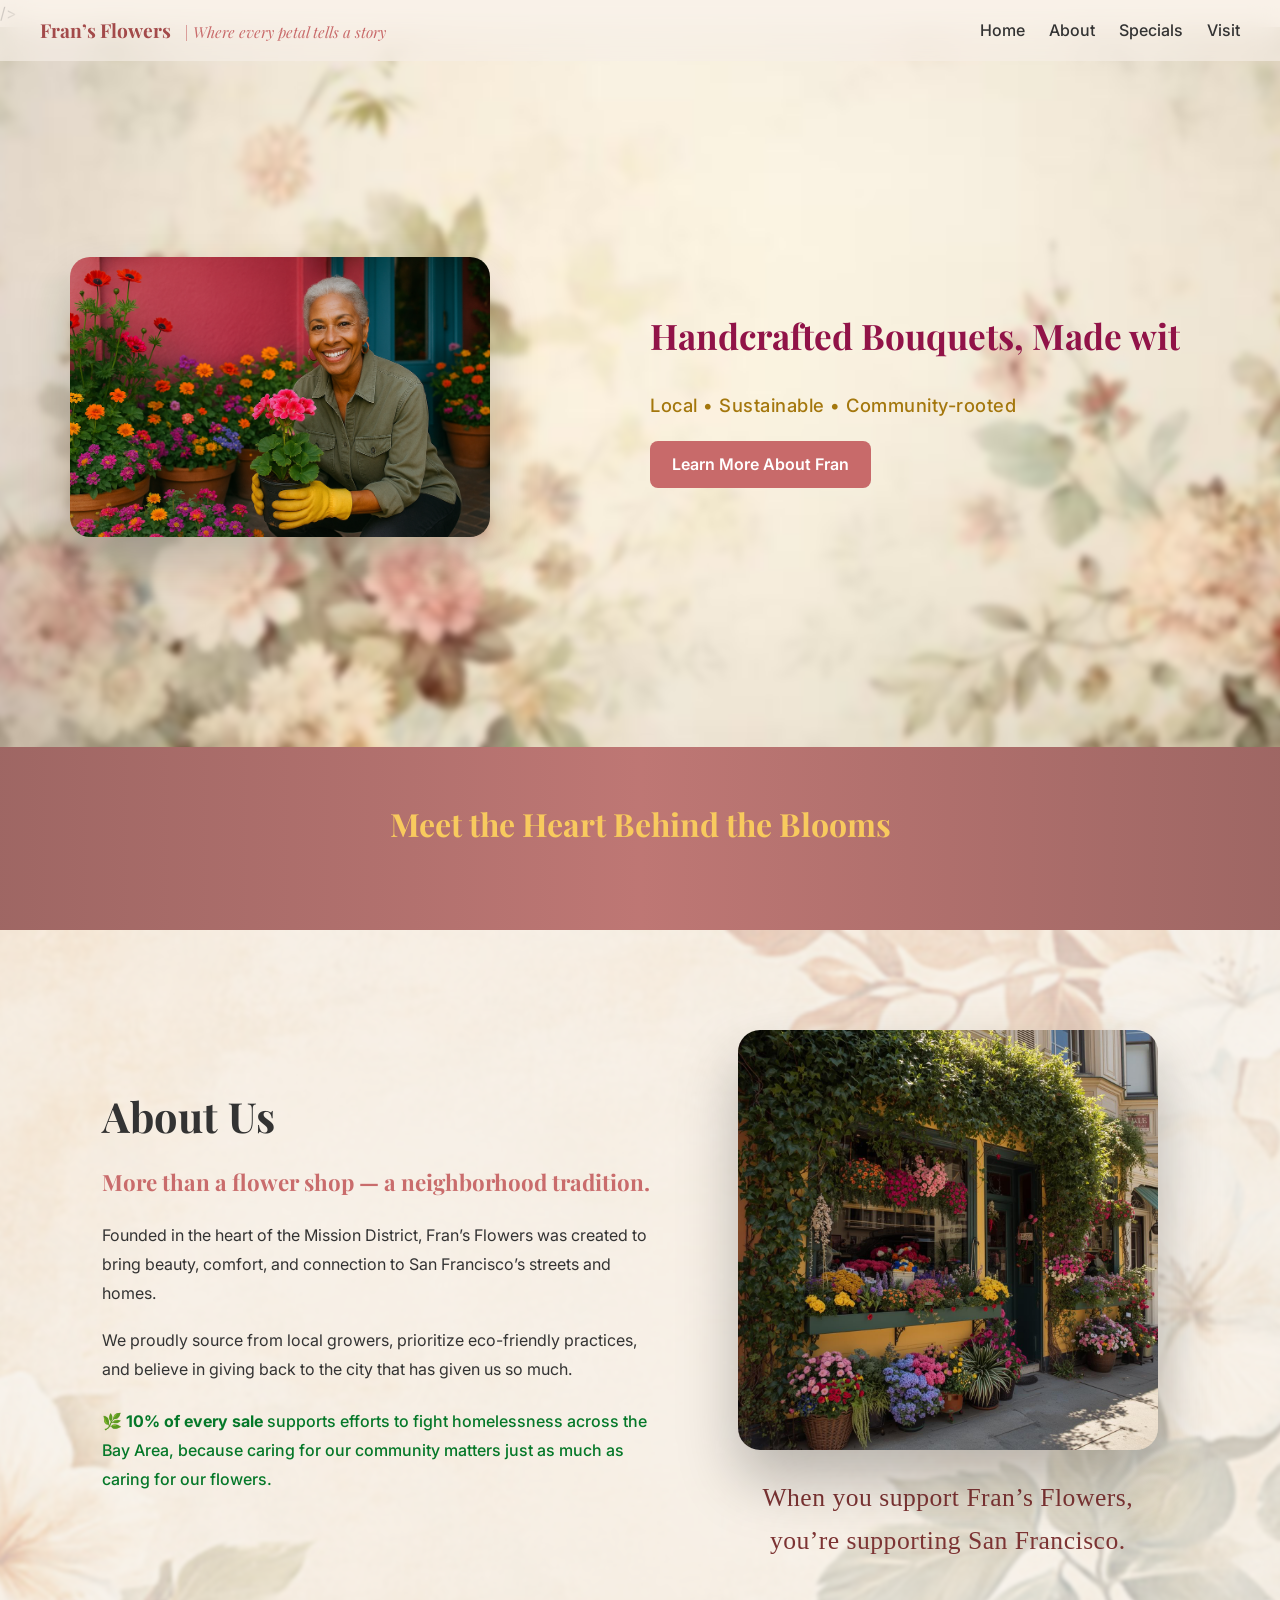
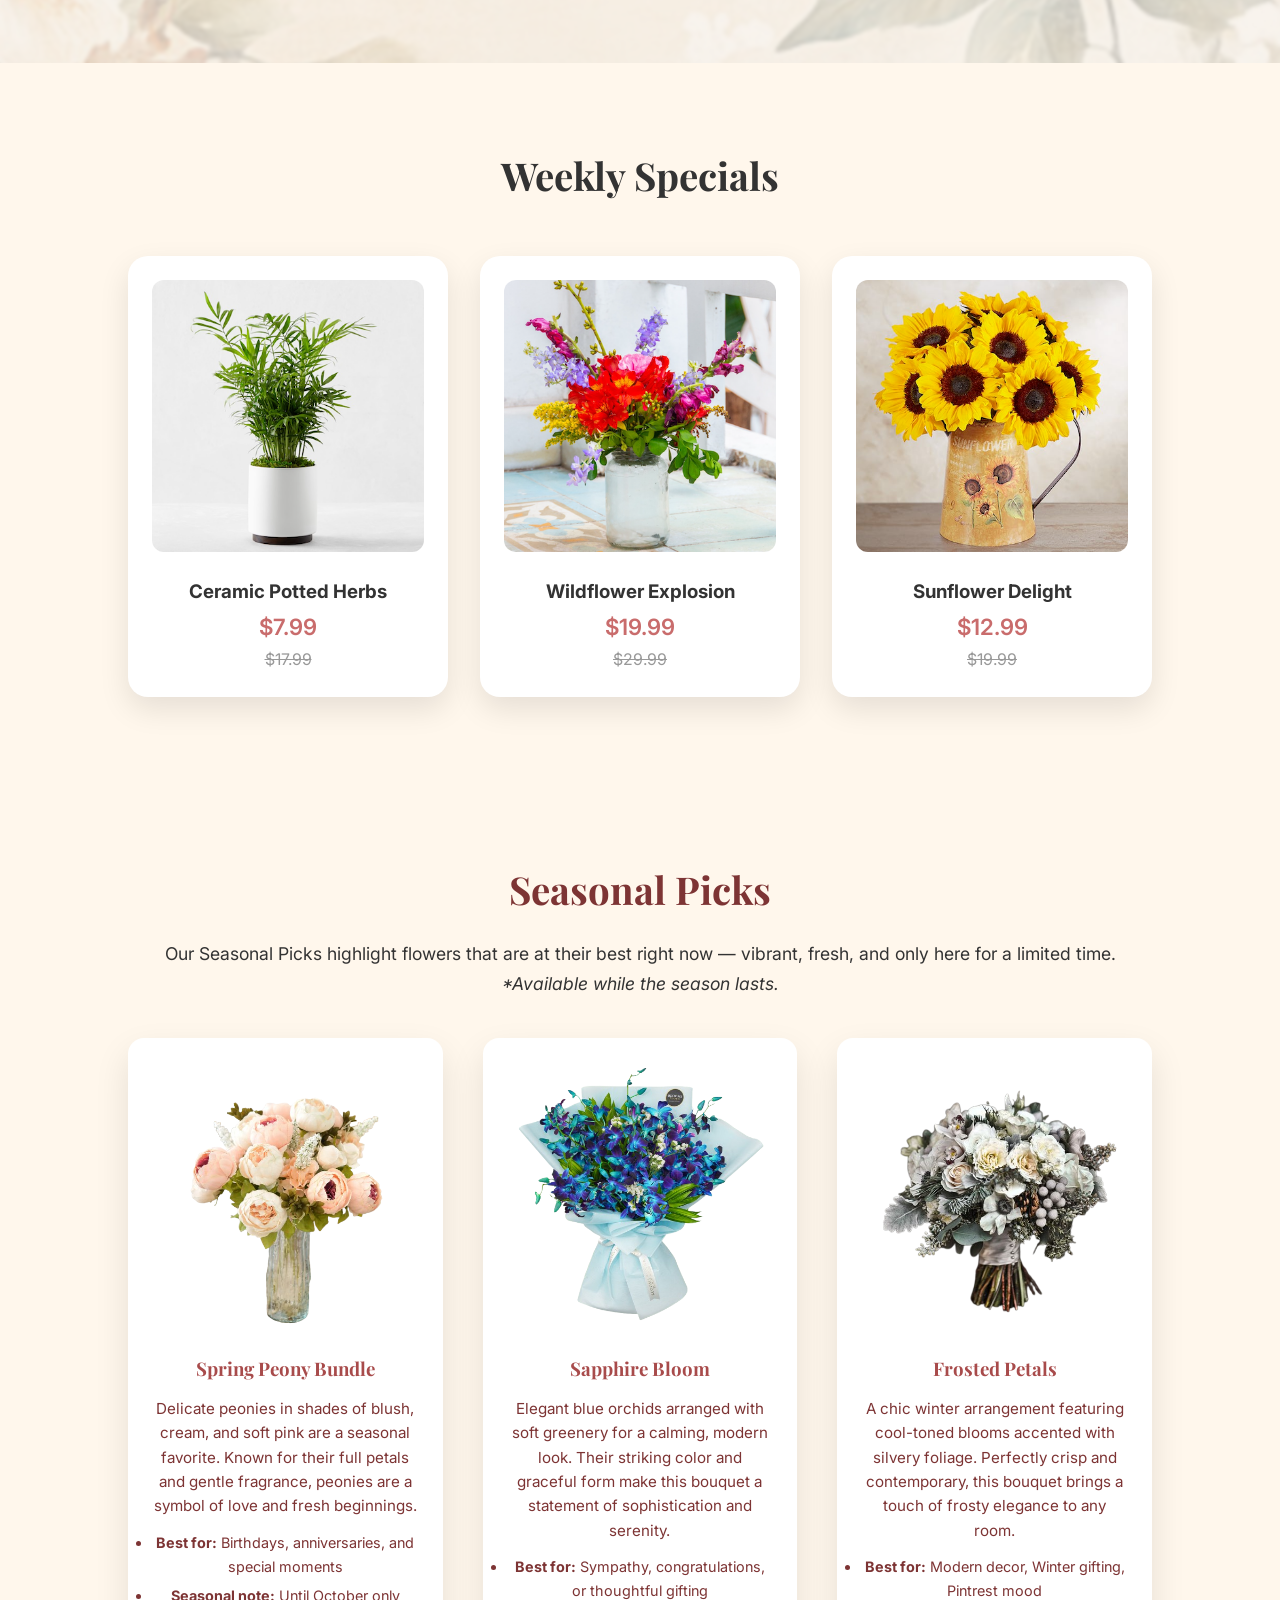
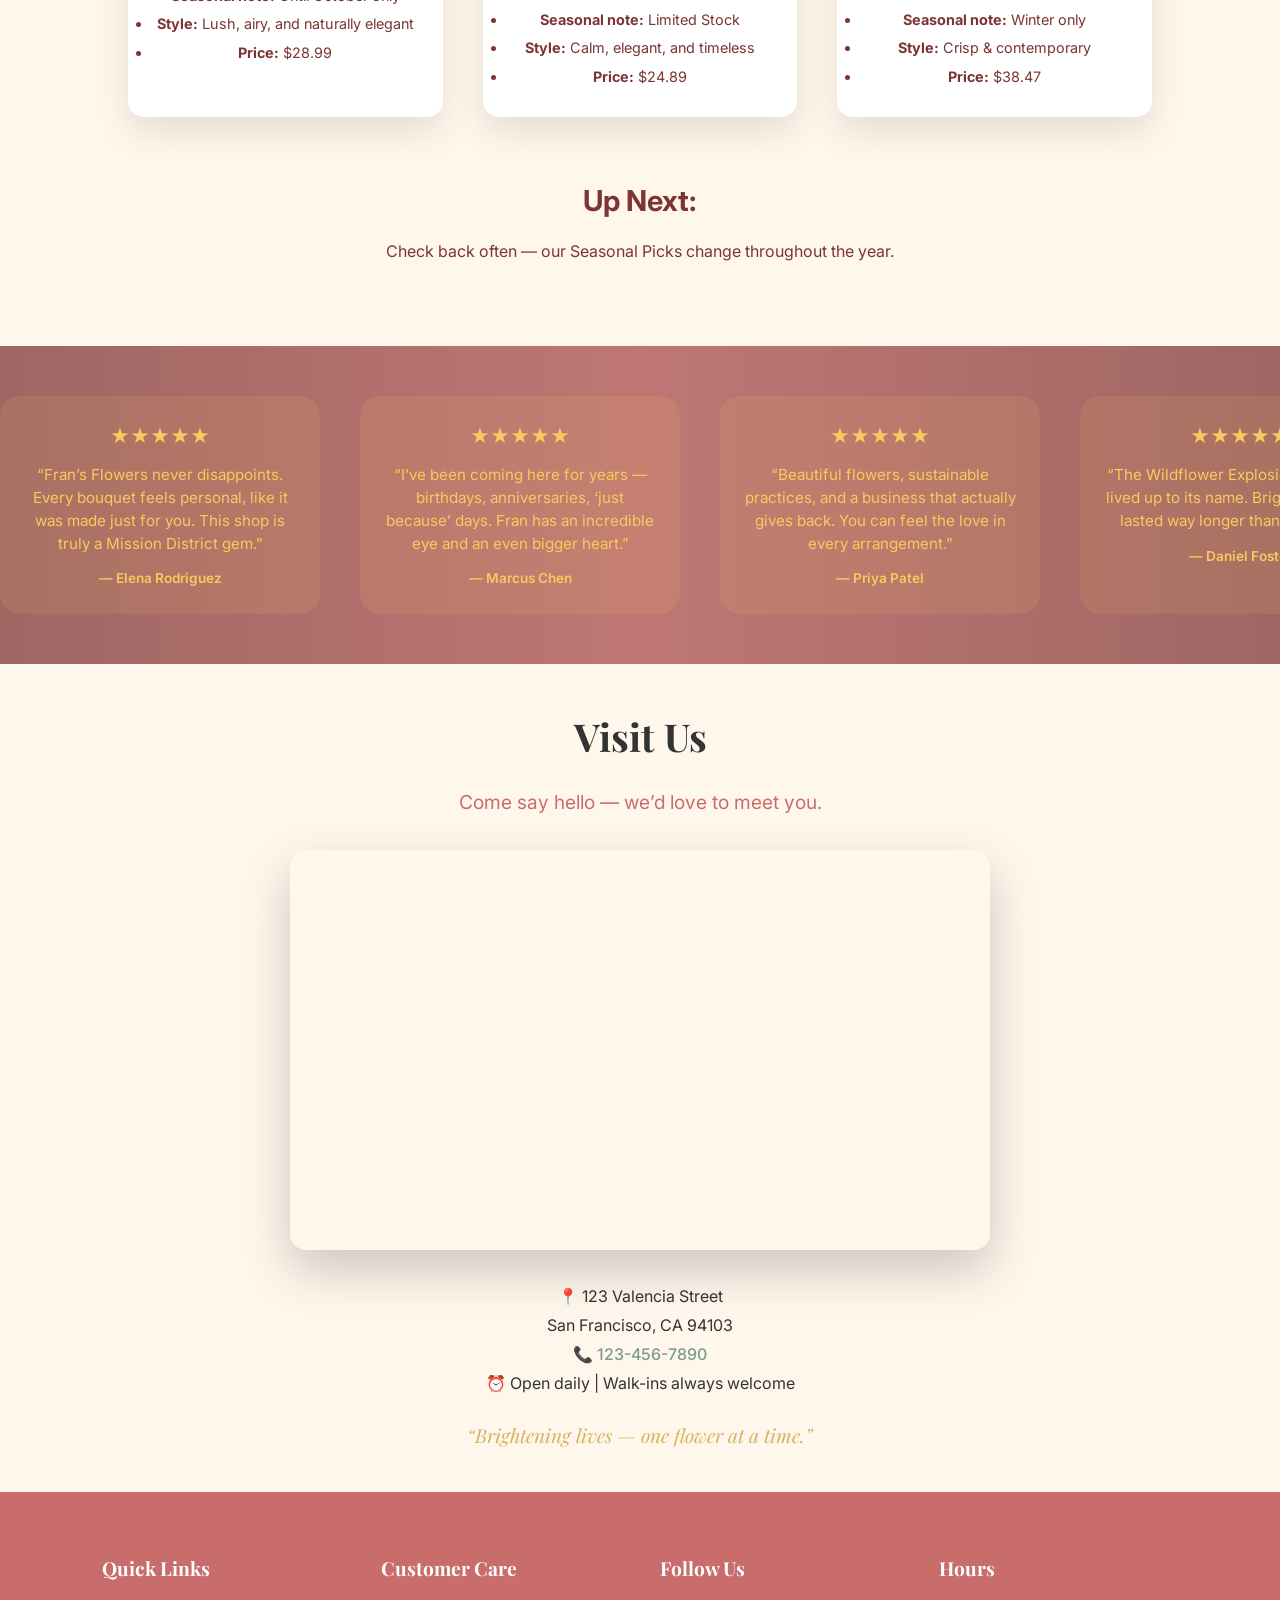
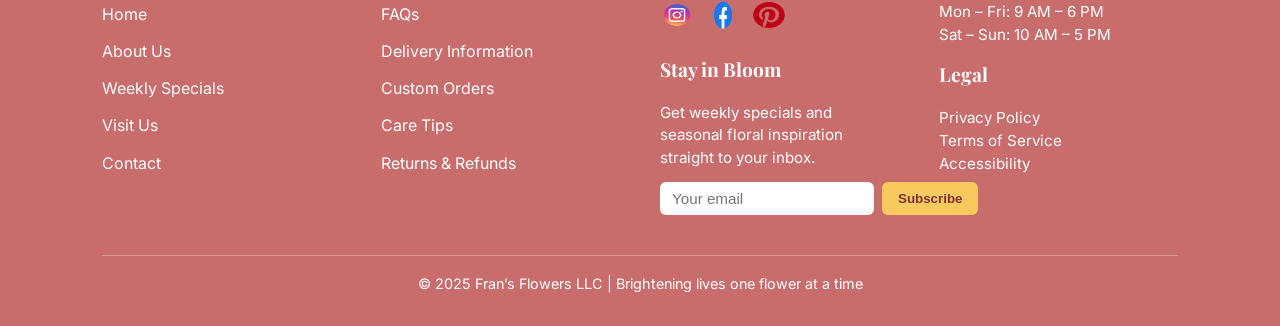
<file: index.html>
<!DOCTYPE html>
<html lang="en">
  <head>
    <meta charset="utf-8" />
    <meta name="viewport" content="width=device-width, initial-scale=1" />
    <title>Fran's Flowers | Boutique Flower Shop in San Francisco</title>

    <!-- Google Fonts -->
    <link rel="preconnect" href="https://fonts.googleapis.com">
    <link rel="preconnect" href="https://fonts.gstatic.com" crossorigin>
    <link
      href="https://fonts.googleapis.com/css2?family=Playfair+Display:wght@500;700&family=Inter:wght@300;400;500&display=swap"
      rel="stylesheet"
      href="https://fonts.googleapis.com/css2?family=Great+Vibes&display=swap" rel="stylesheet">
    />

    <link href="style.css" rel="stylesheet" />
  </head>

  <body>
    <!-- NAVBAR -->
<nav class="navbar">
  <div class="nav-left">
    <span class="brand">Fran’s Flowers</span>
    <span class="brand-quote"> | Where every petal tells a story</span>
  </div>

  <button class="hamburger" aria-label="Toggle navigation">
    <span></span>
    <span></span>
    <span></span>
  </button>

  <ul class="nav-links">
    <li><a href="#" class="active">Home</a></li>
    <li><a href="#about">About</a></li>
    <li><a href="#specials">Specials</a></li>
    <li><a href="#visit">Visit</a></li>
  </ul>
</nav>

<!-- HERO -->
<section class="hero">
  <div class="hero-bg"></div>

  <div class="hero-content">
    <img
      src="img/fran.png"
      alt="Francine Miller, owner of Fran's Flowers"
      class="hero-img"
    />

    <div class="hero-text">
      <h2 id="typing-text"></h2>
      <p class="hero-subtext">Local • Sustainable • Community-rooted</p>

      <!-- NEW BUTTON -->
      <a href="about-fran.html" class="hero-btn">Learn More About Fran</a>
    </div>
  </div>
</section>

<!-- FOUNDER STRIP -->
<section class="founder-strip">
  <div class="founder-inner">
    <h3 class="founder-title">Meet the Heart Behind the Blooms</h3>

    <div class="founder-hover">
      <h4>Francine Miller, Founder & Florist</h4>
      <p>
        Fran’s Flowers is the life’s work of Francine Miller, a San Francisco
        local who believes flowers are more than arrangements — they’re moments,
        memories, and messages of care.
      </p>
      <p>
        Since opening her doors in 1995, Francine has been hand-crafting bouquets
        that celebrate life’s everyday joys and biggest milestones, all while
        staying deeply connected to her community.
      </p>
      <p class="fran-quote">
        “Flowers are how we say what words sometimes can’t.”
          ~ Francine Miller
      </p>
    </div>
  </div>
</section>

<!-- ABOUT US -->
<section id="about" class="about-us">
  <div class="about-overlay"></div>

  <div class="about-content">
    <!-- LEFT TEXT -->
    <div class="about-text">
      <h2><span class="accent">About</span> Us</h2>

      <h3 class="about-tagline">
        More than a flower shop — a neighborhood tradition.
      </h3>

      <p>
        Founded in the heart of the Mission District, Fran’s Flowers was created
        to bring beauty, comfort, and connection to San Francisco’s streets and
        homes.
      </p>

      <p>
        We proudly source from local growers, prioritize eco-friendly practices,
        and believe in giving back to the city that has given us so much.
      </p>

      <p class="about-impact">
        🌿 <strong>10% of every sale</strong> supports efforts to fight
        homelessness across the Bay Area, because caring for our community
        matters just as much as caring for our flowers.
      </p>
    </div>

    <!-- RIGHT IMAGE -->
    <div class="about-image">
      <img src="img/shop.jpeg" alt="Fran's Flowers storefront" />
      <p class="about-quote">
        When you support Fran’s Flowers,<br />
        you’re supporting San Francisco.
      </p>
    </div>
  </div>
</section>

      <!-- SPECIALS -->
      <section id="specials" class="specials">
        <h2><span class="accent">Weekly</span> Specials</h2>

        <div class="specials-list">
          <article class="special-offer">
            <img src="img/potted_plant.png" alt="Ceramic Potted Herbs" />
            <h3>Ceramic Potted Herbs</h3>
            <p class="price-now">$7.99</p>
            <p class="price-was">$17.99</p>
          </article>

          <article class="special-offer">
            <img src="img/wild_flowers.png" alt="Wildflower Explosion" />
            <h3>Wildflower Explosion</h3>
            <p class="price-now">$19.99</p>
            <p class="price-was">$29.99</p>
          </article>

          <article class="special-offer">
            <img src="img/sunflowers.png" alt="Sunflower Delight" />
            <h3>Sunflower Delight</h3>
            <p class="price-now">$12.99</p>
            <p class="price-was">$19.99</p>
          </article>
        </div>
      </section>

      <!-- SEASONAL PICKS -->
<section id="seasonal-picks" class="seasonal-picks">
  <h2><span class="accent">Seasonal</span> Picks</h2>
  <p class="seasonal-intro">
    Our Seasonal Picks highlight flowers that are at their best right now — vibrant, fresh, and only here for a limited time.<br>
    <em>*Available while the season lasts.</em>
  </p>

  <div class="seasonal-cards">
    <!-- Card 1 -->
    <article class="seasonal-card">
      <img src="img/peony.jpeg" alt="Spring Peony Bundle" />
      <h3>Spring Peony Bundle</h3>
      <p class="seasonal-desc">
        Delicate peonies in shades of blush, cream, and soft pink are a seasonal favorite. Known for their full petals and gentle fragrance, peonies are a symbol of love and fresh beginnings.<br>
      </p>
      <ul class="seasonal-info">
        <li><strong>Best for:</strong> Birthdays, anniversaries, and special moments</li>
        <li><strong>Seasonal note:</strong> Until October only</li>
        <li><strong>Style:</strong> Lush, airy, and naturally elegant</li>
        <li><strong>Price:</strong> $28.99</li>
      </ul>
    </article>

    <!-- Card 2 -->
    <article class="seasonal-card">
      <img src="img/blue.jpeg" alt="Sapphire Bloom" />
      <h3>Sapphire Bloom</h3>
      <p class="seasonal-desc">
        Elegant blue orchids arranged with soft greenery for a calming, modern look. Their striking color and graceful form make this bouquet a statement of sophistication and serenity.
      </p>
      <ul class="seasonal-info">
        <li><strong>Best for:</strong> Sympathy, congratulations, or thoughtful gifting</li>
        <li><strong>Seasonal note:</strong> Limited Stock</li>
        <li><strong>Style:</strong> Calm, elegant, and timeless</li>
        <li><strong>Price:</strong> $24.89</li>
      </ul>
    </article>

    <!-- Card 3 -->
    <article class="seasonal-card">
      <img src="img/winter.jpeg" alt="Frosted Petals" />
      <h3>Frosted Petals</h3>
      <p class="seasonal-desc">
        A chic winter arrangement featuring cool-toned blooms accented with silvery foliage. Perfectly crisp and contemporary, this bouquet brings a touch of frosty elegance to any room.
      </p>
      <ul class="seasonal-info">
        <li><strong>Best for:</strong> Modern decor, Winter gifting, Pintrest mood</li>
        <li><strong>Seasonal note:</strong> Winter only</li>
        <li><strong>Style:</strong> Crisp & contemporary</li>
        <li><strong>Price:</strong> $38.47</li>
      </ul>
    </article>
  </div>

  <!-- Up Next -->
  <div class="seasonal-upnext">
    <h3>Up Next:</h3>
    <p>Check back often — our Seasonal Picks change throughout the year.</p>
  </div>
</section>

<!-- TESTIMONIALS -->
<section id="testimonials" class="testimonials">
  <div class="carousel-container">
    <div class="carousel-track">
      <div class="testimonial">
        <p class="stars">★★★★★</p>
        <p class="testimonial-text">
          “Fran’s Flowers never disappoints. Every bouquet feels personal, like it was made just for you. This shop is truly a Mission District gem.”
        </p>
        <p class="testimonial-author">— Elena Rodriguez</p>
      </div>

      <div class="testimonial">
        <p class="stars">★★★★★</p>
        <p class="testimonial-text">
          “I’ve been coming here for years — birthdays, anniversaries, ‘just because’ days. Fran has an incredible eye and an even bigger heart.”
        </p>
        <p class="testimonial-author">— Marcus Chen</p>
      </div>

      <div class="testimonial">
        <p class="stars">★★★★★</p>
        <p class="testimonial-text">
          “Beautiful flowers, sustainable practices, and a business that actually gives back. You can feel the love in every arrangement.”
        </p>
        <p class="testimonial-author">— Priya Patel</p>
      </div>

      <div class="testimonial">
        <p class="stars">★★★★★</p>
        <p class="testimonial-text">
          “The Wildflower Explosion absolutely lived up to its name. Bright, fresh, and lasted way longer than expected.”
        </p>
        <p class="testimonial-author">— Daniel Foster</p>
      </div>

      <div class="testimonial">
        <p class="stars">★★★★★</p>
        <p class="testimonial-text">
          “Fran’s Flowers is my go-to whenever I need something meaningful. It’s not just flowers — it’s an experience.”
        </p>
        <p class="testimonial-author">— Sophia Martinez</p>
      </div>

      <div class="testimonial">
        <p class="stars">★★★★★</p>
        <p class="testimonial-text">
          “Hands down the best flower shop in San Francisco. Friendly staff, gorgeous blooms, and a real sense of community.”
        </p>
        <p class="testimonial-author">— James O’Connell</p>
      </div>

      <div class="testimonial">
        <p class="stars">★★★★★</p>
        <p class="testimonial-text">
          “I love supporting a local business that supports the city back. The potted herbs were adorable and such a unique gift.”
        </p>
        <p class="testimonial-author">— Aisha Khan</p>
      </div>

      <!-- Duplicate for seamless looping -->
      <div class="testimonial">
        <p class="stars">★★★★★</p>
        <p class="testimonial-text">
          “Fran’s Flowers never disappoints. Every bouquet feels personal, like it was made just for you. This shop is truly a Mission District gem.”
        </p>
        <p class="testimonial-author">— Elena Rodriguez</p>
      </div>

      <div class="testimonial">
        <p class="stars">★★★★★</p>
        <p class="testimonial-text">
          “I’ve been coming here for years — birthdays, anniversaries, ‘just because’ days. Fran has an incredible eye and an even bigger heart.”
        </p>
        <p class="testimonial-author">— Marcus Chen</p>
      </div>
    </div>
  </div>
</section>

<!-- VISIT US -->
<section id="visit" class="visit-us">
  <h2><span class="accent">Visit</span> Us</h2>
  <p class="visit-intro">Come say hello — we’d love to meet you.</p>

  <div class="visit-map">
  <iframe src="https://www.google.com/maps/embed?pb=!1m18!1m12!1m3!1d3153.8006689667614!2d-122.424896624835!3d37.77127181236294!2m3!1f0!2f0!3f0!3m2!1i1024!2i768!4f13.1!3m3!1m2!1s0x8085809fde49564f%3A0x7f3258c0a1d682bd!2s123%20Valencia%20St%2C%20San%20Francisco%2C%20CA%2094103!5e0!3m2!1sen!2sus!4v1769642458361!5m2!1sen!2sus" 
  width="600" 
  height="450" 
  style="border:0;" 
  allowfullscreen="" 
  loading="lazy" 
  referrerpolicy="no-referrer-when-downgrade">
  </iframe>
</div>

  <div class="visit-details">
    <p>📍 123 Valencia Street<br />San Francisco, CA 94103</p>
    <p>📞 <a href="tel:+1234567890">123-456-7890</a></p>
    <p>⏰ Open daily | Walk-ins always welcome</p>
    <p class="visit-quote">“Brightening lives — one flower at a time.”</p>
  </div>
</section>

<!-- FOOTER -->

    <footer class="site-footer">
  <div class="footer-container">

    <!-- Column 1: Quick Links -->
    <div class="footer-column">
      <h4>Quick Links</h4>
      <ul>
        <li><a href="#">Home</a></li>
        <li><a href="#about">About Us</a></li>
        <li><a href="#specials">Weekly Specials</a></li>
        <li><a href="#visit">Visit Us</a></li>
        <li><a href="#">Contact</a></li>
      </ul>
    </div>

    <!-- Column 2: Customer Care -->
<div class="footer-column">
  <h4>Customer Care</h4>
  <ul>
    <li>FAQs</li>
    <li>Delivery Information</li>
    <li>Custom Orders</li>
    <li>Care Tips</li>
    <li>Returns & Refunds</li>
  </ul>
</div>

    <!-- Column 3: Follow Us -->
<div class="footer-column">
  <h4>Follow Us</h4>
  <div class="social-icons">
    <a href="https://www.instagram.com" target="_blank" rel="noopener noreferrer">
      <img src="img/insta.jpeg" alt="Instagram" />
    </a>
    <a href="https://www.facebook.com" target="_blank" rel="noopener noreferrer">
      <img src="img/fb.jpeg" alt="Facebook" />
    </a>
    <a href="https://www.pinterest.com" target="_blank" rel="noopener noreferrer">
      <img src="img/pint.jpeg" alt="Pinterest" />
    </a>
  </div>

  <h4 class="subscribe-title">Stay in Bloom</h4>
  <p>Get weekly specials and seasonal floral inspiration straight to your inbox.</p>
  <form class="subscribe-form">
    <input type="email" placeholder="Your email" required />
    <button type="submit">Subscribe</button>
  </form>
</div>

    <!-- Column 4: Hours & Legal -->
<div class="footer-column">
  <h4>Hours</h4>
  <p>
    Mon – Fri: 9 AM – 6 PM<br>
    Sat – Sun: 10 AM – 5 PM
  </p>

  <h4>Legal</h4>
  <p>
    Privacy Policy<br>
    Terms of Service<br>
    Accessibility
  </p>
</div>

  </div>

  <div class="footer-bottom">
    <p>© 2025 Fran’s Flowers LLC | Brightening lives one flower at a time</p>
  </div>
</footer>
    <script src="script.js"></script>
  </body>
</html>
</file>
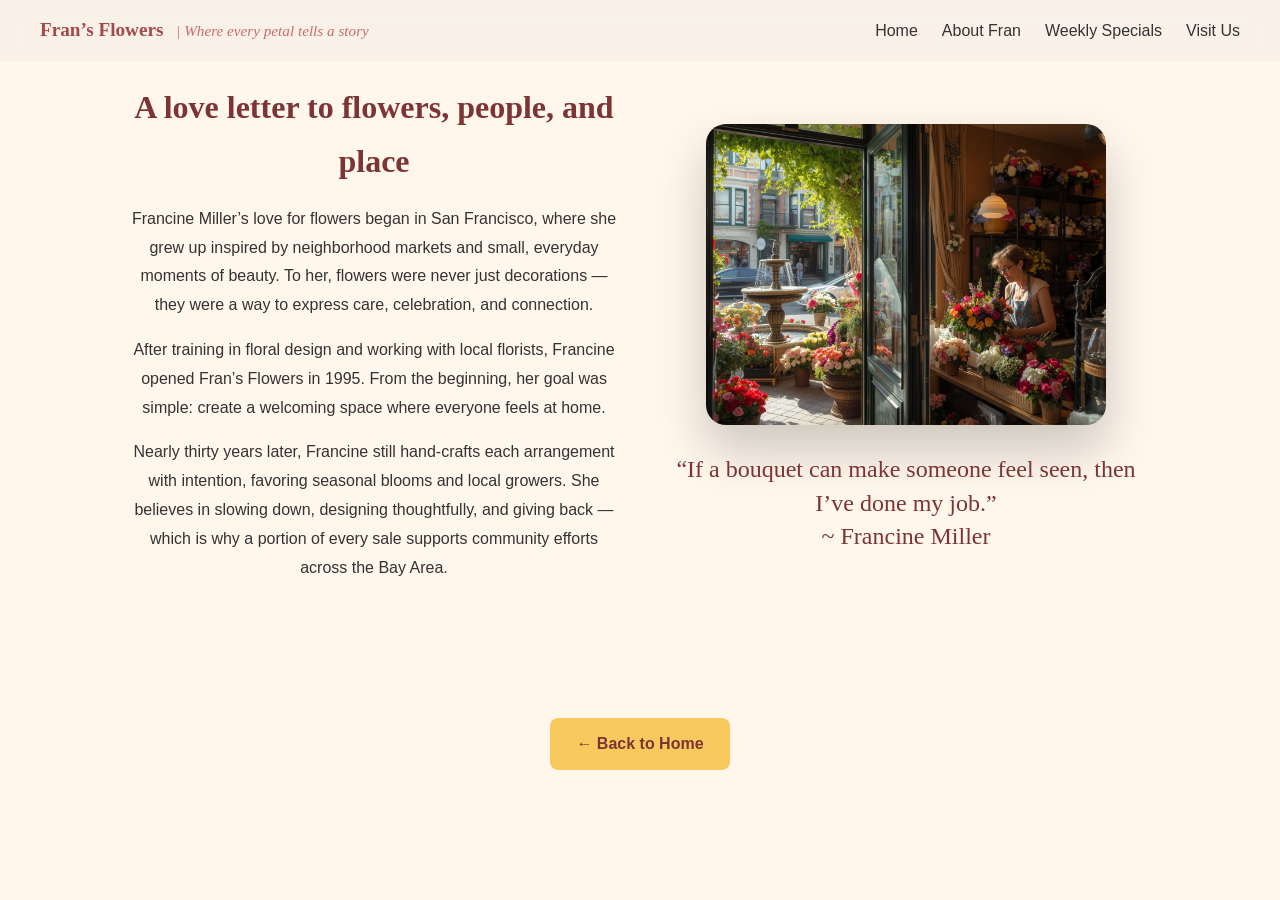
<file: about-fran.html>
<!DOCTYPE html>
<html lang="en">
<head>
  <meta charset="UTF-8" />
  <meta name="viewport" content="width=device-width, initial-scale=1" />
  <title>About Fran | Fran's Flowers</title>
  <link href="style.css" rel="stylesheet" />
</head>
<body>
  <!-- NAVBAR -->
  <nav class="navbar">
    <div class="nav-left">
      <span class="brand">Fran’s Flowers</span>
      <span class="brand-quote"> | Where every petal tells a story</span>
    </div>
    <ul class="nav-links">
      <li><a href="index.html">Home</a></li>
      <li><a class="active" href="about-fran.html">About Fran</a></li>
      <li><a href="#specials">Weekly Specials</a></li>
      <li><a href="#visit">Visit Us</a></li>
    </ul>
  </nav>

  <!-- HER STORY WITH IMAGE -->
  <section class="about-fran-content">
    <div class="about-fran-text">
      <h2>A love letter to flowers, people, and place</h2>
      <p>
        Francine Miller’s love for flowers began in San Francisco, where she grew up inspired by neighborhood markets and small, everyday moments of beauty. To her, flowers were never just decorations — they were a way to express care, celebration, and connection.
      </p>
      <p>
        After training in floral design and working with local florists, Francine opened Fran’s Flowers in 1995. From the beginning, her goal was simple: create a welcoming space where everyone feels at home.
      </p>
      <p>
        Nearly thirty years later, Francine still hand-crafts each arrangement with intention, favoring seasonal blooms and local growers. She believes in slowing down, designing thoughtfully, and giving back — which is why a portion of every sale supports community efforts across the Bay Area.
      </p>
    </div>

    <div class="about-fran-image">
  <img src="img/fran.jpeg" alt="Francine Miller, owner of Fran's Flowers" />
  <p class="fran-quote">
    “If a bouquet can make someone feel seen, then I’ve done my job.”<br>
    ~ Francine Miller
  </p>
</div>
  </section>

  <!-- CTA BUTTON -->
  <section class="about-fran-cta">
    <a href="index.html" class="cta-btn">← Back to Home</a>
  </section>
</body>
</html>
</file>
<file: style.css>
/* RESET */
* {
  margin: 0;
  padding: 0;
  box-sizing: border-box;
}

/* VARIABLES */
:root {
  --beige: #f6efe7;
  --pink: #f4c2d7;
  --charcoal: #333;
  --gold: #d6b25e;
  --rose: #c96c6c;
  --sage: #7a9d8c;
  --cream: #fff7ec;
}

/* BASE */
body {
  font-family: "Inter", sans-serif;
  background-color: var(--cream);
  color: var(--charcoal);
  line-height: 1.7;
}

.navbar {
  position: fixed;
  top: 0;
  width: 100%;
  padding: 14px 40px;
  display: flex;
  justify-content: space-between;
  align-items: center;

  background: rgba(246, 239, 231, 0.65);
  backdrop-filter: blur(14px);
  -webkit-backdrop-filter: blur(14px);

  z-index: 1000;
}

.nav-left {
  font-family: "Playfair Display", serif;
  font-size: 1.2rem;
}

.brand {
  font-weight: 700;
  color: #a34a4a;
}

.brand-quote {
  margin-left: 8px;
  font-style: italic;
  font-size: 0.95rem;
  color: #c96c6c;;
}

/* HAMBURGER ICON */
.hamburger {
  display: none;
  flex-direction: column;
  justify-content: space-between;
  width: 28px;
  height: 22px;
  background: transparent;
  border: none;
  cursor: pointer;
  z-index: 1100; /* above overlay */
}

.hamburger span {
  display: block;
  height: 3px;
  background-color: var(--charcoal);
  border-radius: 2px;
  transition: all 0.3s ease;
}

/* MOBILE NAVIGATION */
@media (max-width: 900px) {
  .hamburger {
    display: flex;
  }

  .nav-links {
    position: fixed;
    top: 0;
    right: -100%;
    height: 100%;
    width: 70%;
    max-width: 280px;
    background-color: var(--beige);
    flex-direction: column;
    gap: 24px;
    padding-top: 80px;
    padding-left: 20px;
    transition: right 0.3s ease;
    box-shadow: -4px 0 20px rgba(0,0,0,0.2);
    z-index: 1050;
    display: flex;           /* ← REQUIRED */
    flex-direction: column;  /* ← REQUIRED */
  }

  .nav-links.show {
    right: 0;
  }

  .nav-links li {
    margin-bottom: 20px;
  }

  .nav-links a {
    font-size: 1.2rem;
  }

  /* Hamburger animation for toggle */
  .hamburger.active span:nth-child(1) {
    transform: rotate(45deg) translate(5px, 5px);
  }
  .hamburger.active span:nth-child(2) {
    opacity: 0;
  }
  .hamburger.active span:nth-child(3) {
    transform: rotate(-45deg) translate(5px, -5px);
  }
}

.nav-links {
  list-style: none;
  display: flex;
  gap: 24px;
}

.nav-links a {
  text-decoration: none;
  color: var(--charcoal);
  font-weight: 500;
  transition: color 0.3s ease;
}

.nav-links a:hover {
  color: #c96c6c;
}

/* HERO */
.hero {
  position: relative;
  min-height: 80vh;
  display: flex;
  align-items: center;
  justify-content: center;
  overflow: hidden;
  padding: 60px 0 40px;
}

.hero-bg {
  position: absolute;
  inset: 0;
  background: url("img/bg.jpeg") center/cover no-repeat;
  filter: blur(3px) brightness(1);
  transform: scale(1.1);
  z-index: 1;
}

.hero-content {
  position: relative;
  z-index: 2;
  display: grid;
  grid-template-columns: 1fr 1fr;
  gap: 48px;
  align-items: center;
  width: 90%;
  max-width: 1100px;
}

.hero-img {
  width: 100%;
  max-width: 420px;
  border-radius: 20px;
  box-shadow: 0 25px 50px rgba(0, 0, 0, 0.2);
  transform: translateX(-20px);
  transition: transform 0.5s ease, box-shadow 0.5s ease;
}

.hero-img:hover {
  transform: translateX(-30px) scale(1.03);
  box-shadow: 0 35px 70px rgba(0, 0, 0, 0.35);
}

.hero-text {
  text-align: left;
  padding-right: 10px;
}

.hero-text h2 {
  font-family: "Playfair Display", serif;
  font-size: 2.2rem;
  color: #911348;
  white-space: nowrap;
  overflow: hidden;
}

.hero-subtext {
  margin-top: 18px;
  font-size: 1.15rem;
  font-weight: 500;
  color: #a4770d;
  letter-spacing: 0.5px;
}

.hero-btn {
  display: inline-block;
  margin-top: 20px;
  padding: 10px 22px;
  background-color: #c86a6a; /* soft rose */
color: white;
  font-weight: 600;
  text-decoration: none;
  border-radius: 8px;
  transition: background 0.3s ease, transform 0.3s ease;
}

.hero-btn:hover {
  background-color: #e9cd8cc8;
  transform: scale(1.05);
}

@media (max-width: 900px) {
  .hero-content {
    grid-template-columns: 1fr;
    text-align: center;
  }

  .hero-text {
    text-align: center;
  }

  .nav-links {
    display: none;
  }
}

/* HERO — MOBILE PHONES */
@media (max-width: 600px) {
  .hero {
    min-height: 100vh;
    padding: 80px 0 40px;
  }

  .hero-content {
    grid-template-columns: 1fr;
    gap: 28px;
    width: 92%;
  }

  .hero-img {
    max-width: 280px;
    margin: 0 auto;
    transform: none;
  }

  .hero-img:hover {
    transform: none; /* disable hover zoom on touch */
  }

  .hero-text {
    text-align: center;
    padding: 0;
  }

  .hero-text h2 {
    font-size: 1.7rem;
    white-space: normal; /* allow wrapping on phones */
  }

  .hero-subtext {
    font-size: 1rem;
    margin-top: 12px;
  }

  .hero-btn {
    margin-top: 18px;
    padding: 10px 20px;
    font-size: 0.95rem;
  }

  .hero-bg {
    filter: blur(2px) brightness(0.95);
    transform: scale(1.05);
  }
}

/* FOUNDER STRIP */
.founder-strip {
  width: 100%;
  background: linear-gradient(
    90deg,
    #7d3434bd,
    #a84b4bbe,
    #7d3434bd
  );
  padding: 50px 20px;
  text-align: center;
}

.founder-inner {
  max-width: 900px;
  margin: 0 auto;
}

.founder-title {
  font-family: "Playfair Display", serif;
  font-size: 2rem;
  color: #f8ca5e;
  cursor: pointer;
  transition: opacity 0.3s ease;
}

.founder-hover {
  margin-top: 28px;
  opacity: 0;
  max-height: 0;
  overflow: hidden;
  transition: all 0.6s ease;
}

.founder-strip:hover .founder-hover {
  opacity: 1;
  max-height: 600px;
}

.founder-hover h4 {
  font-family: "Playfair Display", serif;
  font-size: 1.4rem;
  margin-bottom: 12px;
  color: #fbca58;
}

.founder-hover p {
  font-size: 1rem;
  line-height: 1.8;
  color: #f4c2d7;
  max-width: 700px;
  margin: 0 auto 16px;
}

.founder-values {
  margin-top: 18px;
  font-weight: 600;
  color: #d6b25e;
  letter-spacing: 0.6px;
}

/* SECTIONS */
section {
  padding: 80px 10%;
  text-align: center;
}

section h2 {
  font-family: "Playfair Display", serif;
  font-size: 2.4rem;
  margin-bottom: 24px;
}

/* ABOUT SECTION */
.about-us {
  position: relative;
  padding: 100px 8%;
  overflow: hidden;
}

/* background image */
.about-us::before {
  content: "";
  position: absolute;
  inset: 0;
  background: url("img/bg2.jpeg") center / cover no-repeat;
  filter: blur(1px);
  transform: scale(1.1);
  z-index: 1;
}

/* beige overlay */
.about-overlay {
  position: absolute;
  inset: 0;
  background: rgba(246, 239, 231, 0.75);
  backdrop-filter: blur(1px);
  z-index: 2;
}

.about-content {
  position: relative;
  z-index: 3;
  display: grid;
  grid-template-columns: 1.2fr 1fr;
  gap: 64px;
  align-items: center;
}

.about-text {
  text-align: left;
}

.about-text h2 {
  font-family: "Playfair Display", serif;
  font-size: 2.6rem;
  margin-bottom: 12px;
}

.about-tagline {
  font-family: "Playfair Display", serif;
  font-size: 1.4rem;
  color: var(--rose);
  margin-bottom: 20px;
}

.about-text p {
  max-width: 560px;
  margin-bottom: 18px;
  line-height: 1.8;
}

.about-impact {
  margin-top: 24px;
  font-weight: 500;
  color: #057829;
}

.about-image {
  text-align: center;
}

.about-image img {
  width: 100%;
  max-width: 420px;
  border-radius: 22px;
  box-shadow: 0 30px 60px rgba(0, 0, 0, 0.25);
  transform: translateY(0);
  transition: transform 0.6s ease, box-shadow 0.6s ease;
}

.about-image img:hover {
  transform: translateY(-10px) scale(1.02);
  box-shadow: 0 40px 80px rgba(0, 0, 0, 0.35);
}

.about-quote {
  margin-top: 18px;
  font-family: "Great Vibes", cursive;
  font-size: 1.6rem;
  color: #7d3434;
  letter-spacing: 0.5px;
}

@media (max-width: 900px) {
  .about-content {
    grid-template-columns: 1fr;
    text-align: center;
  }

  .about-text {
    text-align: center;
  }

  .about-text p {
    margin-left: auto;
    margin-right: auto;
  }
}

/* SPECIALS */
.specials-list {
  display: grid;
  grid-template-columns: repeat(auto-fit, minmax(220px, 1fr));
  gap: 32px;
  margin-top: 48px;
}

.special-offer {
  background: white;
  border-radius: 20px;
  padding: 24px;
  box-shadow: 0 12px 30px rgba(0,0,0,0.1);
  transition: transform 0.3s ease;
}

.special-offer:hover {
  transform: translateY(-8px);
}

.special-offer img {
  width: 100%;
  border-radius: 12px;
  margin-bottom: 16px;
}

.price-now {
  color: var(--rose);
  font-size: 1.4rem;
  font-weight: 600;
}

.price-was {
  text-decoration: line-through;
  color: #999;
}

.card:hover {
  transform: translateY(-5px);
  transition: 0.3s ease;
}

/* Seasonal Picks Section */
.seasonal-picks {
  padding: 80px 10%;
  background-color: #fff7ec;
  color: #7d3434;
}

.seasonal-picks h2 {
  font-family: "Playfair Display", serif;
  font-size: 2.4rem;
  text-align: center;
  margin-bottom: 16px;
}

.seasonal-intro {
  text-align: center;
  font-size: 1.1rem;
  margin-bottom: 40px;
  color: #333;
}

/* Cards Layout */
.seasonal-cards {
  display: grid;
  grid-template-columns: repeat(auto-fit, minmax(280px, 1fr));
  gap: 40px;
  margin-bottom: 60px;
}

.seasonal-card {
  background-color: #fff;
  border-radius: 16px;
  padding: 24px;
  box-shadow: 0 15px 35px rgba(0,0,0,0.1);
  transition: transform 0.3s ease, box-shadow 0.3s ease;
}

.seasonal-card:hover {
  transform: translateY(-5px);
  box-shadow: 0 25px 50px rgba(0,0,0,0.15);
}

.seasonal-card img {
  width: 100%;
  border-radius: 12px;
  margin-bottom: 16px;
}

.seasonal-card h3 {
  font-family: "Playfair Display", serif;
  color: #a84b4b;
  margin-bottom: 12px;
}

.seasonal-desc {
  font-size: 0.95rem;
  margin-bottom: 12px;
  line-height: 1.6;
}

.seasonal-info li {
  font-size: 0.9rem;
  margin-bottom: 4px;
}

/* Up Next Section */
.seasonal-upnext {
  text-align: center;
}

.seasonal-upnext h3 {
  font-size: 1.8rem;
  margin-bottom: 12px;
}

.seasonal-upnext ul {
  list-style-type: none;
  padding: 0;
  margin-bottom: 16px;
}

.seasonal-upnext ul li {
  margin-bottom: 12px;
  font-size: 0.95rem;
}

/* TESTIMONIALS */
.testimonials {
  background: linear-gradient(90deg, #7d3434bd, #a84b4bbe, #7d3434bd);
  padding: 50px 0;
  overflow: hidden;
}

.carousel-container {
  overflow: hidden;
}

.carousel-track {
  display: flex;
  gap: 40px;
  animation: scroll-left 30s linear infinite;
}

.testimonial {
  min-width: 280px;
  max-width: 320px;
  flex: 0 0 auto;
  background: rgba(248, 202, 94, 0.1);
  padding: 24px;
  border-radius: 20px;
  text-align: center;
}

.testimonial .stars {
  color: #f8ca5e;
  font-size: 1.2rem;
  margin-bottom: 12px;
}

.testimonial-text {
  color: #f8ca5e;
  font-size: 0.95rem;
  margin-bottom: 12px;
  line-height: 1.5;
}

.testimonial-author {
  color: #f8ca5e;
  font-weight: 600;
  font-size: 0.85rem;
}

/* CONTINUOUS SCROLL ANIMATION */
@keyframes scroll-left {
  0% {
    transform: translateX(0);
  }
  100% {
    transform: translateX(-50%);
  }
}

@media (max-width: 900px) {
  .carousel-track {
    gap: 24px;
  }
  .testimonial {
    min-width: 240px;
  }
}

/* VISIT US */
.visit-us {
  padding: 40px 8%;
  text-align: center;
}

.visit-us h2 {
  font-family: "Playfair Display", serif;
  font-size: 2.4rem;
  margin-bottom: 16px;
}

.visit-intro {
  font-size: 1.2rem;
  margin-bottom: 32px;
  color: #c96c6c;
}

.visit-map iframe {
  width: 100%;
  max-width: 700px;
  height: 400px;
  border-radius: 16px;
  border: none;
  margin: 0 auto 32px;
  display: block;
  box-shadow: 0 20px 50px rgba(0,0,0,0.2);
  transition: transform 0.3s ease;
}

.visit-map iframe:hover {
  transform: scale(1.02);
}

.visit-details {
  max-width: 600px;
  margin: 0 auto;
  font-size: 1rem;
  line-height: 1.8;
  color: var(--charcoal);
}

.visit-details a {
  color: var(--sage);
  text-decoration: none;
  font-weight: 500;
}

.visit-quote {
  margin-top: 20px;
  font-style: italic;
  font-family: "Playfair Display", serif;
  color: #d6b25e;
  font-size: 1.2rem;
}

/* FOOTER */
.site-footer {
  background-color: var(--rose);
  color: #fff;
  padding: 60px 8% 30px;
  font-family: "Inter", sans-serif;
}

.footer-container {
  display: grid;
  grid-template-columns: repeat(auto-fit, minmax(200px, 1fr));
  gap: 40px;
  margin-bottom: 40px;
}

.footer-column h4 {
  font-family: "Playfair Display", serif;
  font-size: 1.2rem;
  margin-bottom: 16px;
  color: #fff;
}

.footer-column ul {
  list-style: none;
}

.footer-column ul li {
  margin-bottom: 10px;
  color: #fff; /* text color for non-links */
  font-weight: 400;
}

.footer-column ul li a {
  color: #fff;
  text-decoration: none;
  transition: color 0.3s ease;
}

.footer-column ul li a:hover {
  color: #f6efe7;
}

.social-icons {
  display: flex;
  gap: 12px;
  margin-bottom: 16px;
}

.social-icons img {
  width: 34px;
  height: 28px;
  border-radius: 4px;
  transition: transform 0.3s ease;
}

.social-icons img:hover {
  transform: scale(1.2);
}

.subscribe-title {
  margin-top: 16px;
  font-size: 1rem;
}

.subscribe-form {
  display: flex;
  margin-top: 8px;
  gap: 8px;
}

.subscribe-form input {
  flex: 1;
  padding: 8px 12px;
  border-radius: 6px;
  border: none;
  font-size: 0.95rem;
}

.subscribe-form button {
  padding: 8px 16px;
  border-radius: 6px;
  border: none;
  background-color: #f8ca5e;
  color: #7d3434;
  font-weight: 600;
  cursor: pointer;
  transition: background 0.3s ease;
}

.subscribe-form button:hover {
  background-color: #fff7ec;
}

.footer-column p {
  font-size: 0.95rem;
  line-height: 1.5;
  margin-bottom: 12px;
}

.footer-bottom {
  text-align: center;
  border-top: 1px solid rgba(255,255,255,0.3);
  padding-top: 16px;
  font-size: 0.9rem;
}

/* Responsive Footer */
@media (max-width: 768px) {
  .footer-container {
    grid-template-columns: 1fr 1fr;
    gap: 32px;
  }

  .subscribe-form {
    flex-direction: column;
  }

  .subscribe-form button {
    width: 100%;
  }
}

@media (max-width: 480px) {
  .footer-container {
    grid-template-columns: 1fr;
    gap: 24px;
  }
}

/* RESPONSIVE */
@media (max-width: 900px) {
  .hero,
  .visit-content {
    grid-template-columns: 1fr;
  }

  header h1 {
    font-size: 2.4rem;
  }
}

/* About Fran Hero */
/* Her Story Section */
.about-fran-content {
  display: grid;
  grid-template-columns: 1fr 1fr;
  gap: 40px;
  padding: 80px 10%;
  align-items: center;
}

.about-fran-text h2 {
  font-family: "Playfair Display", serif;
  font-size: 2rem;
  color: #7d3434;
  margin-bottom: 16px;
}

.about-fran-text p {
  font-size: 1rem;
  line-height: 1.8;
  margin-bottom: 16px;
  color: #333;
}

.about-fran-image img {
  width: 100%;
  max-width: 400px;
  border-radius: 20px;
  box-shadow: 0 25px 50px rgba(0,0,0,0.2);
  transition: transform 0.3s ease, box-shadow 0.3s ease;
}

.about-fran-image img:hover {
  transform: scale(1.03);
  box-shadow: 0 35px 70px rgba(0,0,0,0.3);
}

.fran-quote {
  font-family: "Great Vibes", cursive;
  font-size: 1.5rem;
  color: #7d3434; /* deep red accent */
  margin-top: 20px;
  text-align: center;
  line-height: 1.4;
}

/* CTA Button */
.about-fran-cta {
  text-align: center;
  padding: 40px 10%;
}

.cta-btn {
  display: inline-block;
  padding: 12px 26px;
  background-color: #f8ca5e;
  color: #7d3434;
  font-weight: 600;
  text-decoration: none;
  border-radius: 8px;
  transition: background 0.3s ease, transform 0.3s ease;
}

.cta-btn:hover {
  background-color: #fff7ec;
  transform: scale(1.05);
}

/* Responsive */
@media (max-width: 900px) {
  .about-fran-content {
    grid-template-columns: 1fr;
    text-align: center;
  }

  .about-fran-image img {
    max-width: 80%;
    margin: 0 auto;
  }
}
</file>
